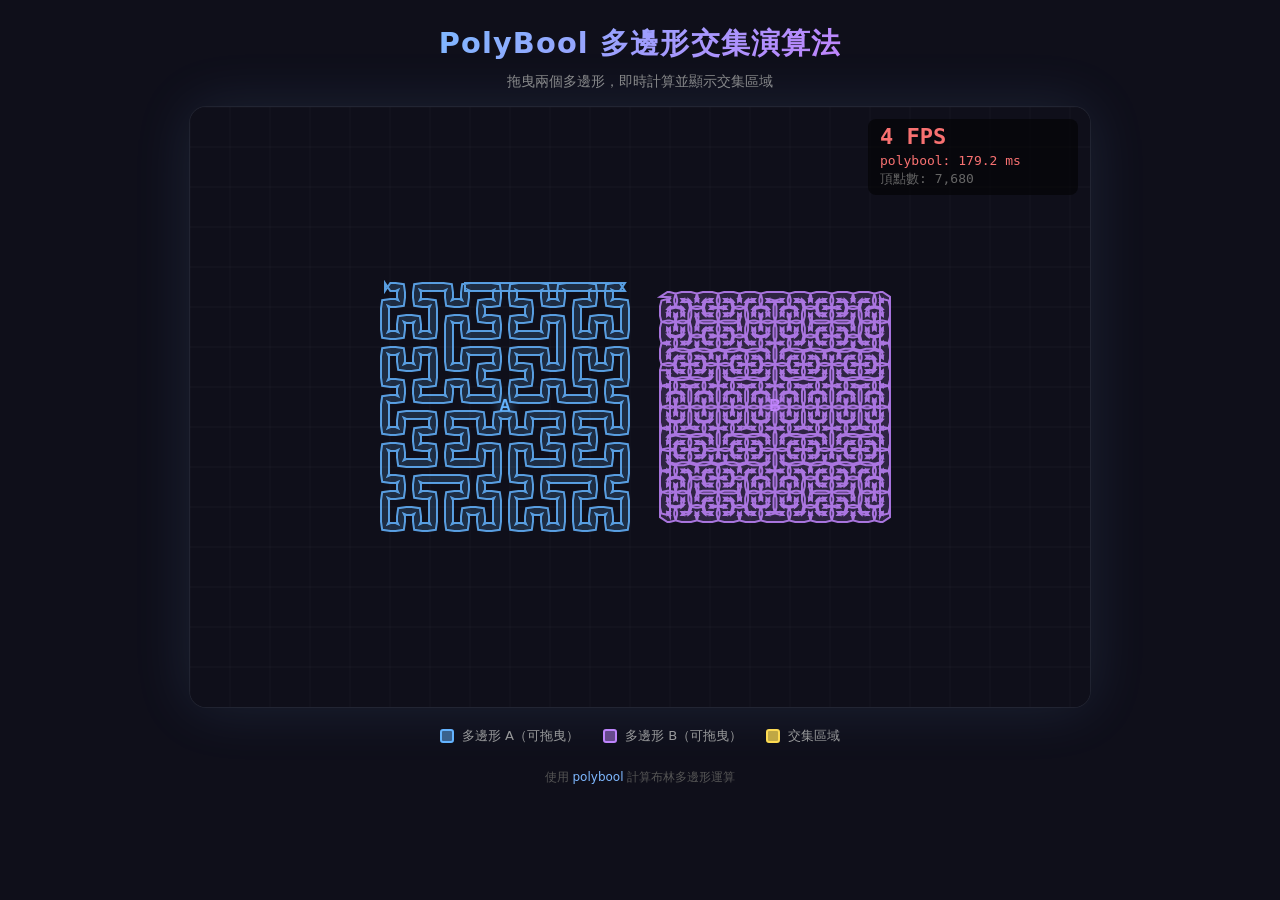
<file: sample-algorithm/index.html>
<!DOCTYPE html>
<html lang="zh-TW">
<head>
	<meta charset="UTF-8">
	<meta name="viewport" content="width=device-width, initial-scale=1.0">
	<title>PolyBool 演算法展示 — 多邊形交集</title>
	<style>
		* {
			margin: 0;
			padding: 0;
			box-sizing: border-box;
		}

		body {
			background: #0f0f1a;
			color: #e0e0f0;
			font-family: 'Segoe UI', system-ui, sans-serif;
			min-height: 100vh;
			display: flex;
			flex-direction: column;
			align-items: center;
		}

		header {
			padding: 24px 32px 16px;
			text-align: center;
		}

		header h1 {
			font-size: 1.8rem;
			font-weight: 700;
			letter-spacing: 0.04em;
			background: linear-gradient(135deg, #7eb8ff, #c084fc);
			-webkit-background-clip: text;
			-webkit-text-fill-color: transparent;
			background-clip: text;
		}

		header p {
			margin-top: 8px;
			font-size: 0.9rem;
			color: #888;
		}

		.canvas-wrapper {
			position: relative;
			border-radius: 16px;
			overflow: hidden;
			box-shadow: 0 0 60px rgba(126, 184, 255, 0.12), 0 0 0 1px rgba(255,255,255,0.06);
		}

		canvas {
			display: block;
			cursor: default;
		}

		.legend {
			display: flex;
			gap: 24px;
			margin-top: 20px;
			font-size: 0.82rem;
			color: #999;
		}

		.legend-item {
			display: flex;
			align-items: center;
			gap: 8px;
		}

		.legend-dot {
			width: 14px;
			height: 14px;
			border-radius: 3px;
			flex-shrink: 0;
		}

		footer {
			margin-top: 24px;
			padding-bottom: 24px;
			font-size: 0.75rem;
			color: #555;
		}
	</style>
</head>
<body>
	<header>
		<h1>PolyBool 多邊形交集演算法</h1>
		<p>拖曳兩個多邊形，即時計算並顯示交集區域</p>
	</header>

	<div class="canvas-wrapper">
		<canvas id="canvas"></canvas>
	</div>

	<div class="legend">
		<div class="legend-item">
			<div class="legend-dot" style="background: rgba(100, 180, 255, 0.5); border: 2px solid #64b4ff;"></div>
			<span>多邊形 A（可拖曳）</span>
		</div>
		<div class="legend-item">
			<div class="legend-dot" style="background: rgba(192, 132, 252, 0.5); border: 2px solid #c084fc;"></div>
			<span>多邊形 B（可拖曳）</span>
		</div>
		<div class="legend-item">
			<div class="legend-dot" style="background: rgba(255, 220, 80, 0.75); border: 2px solid #ffdc50;"></div>
			<span>交集區域</span>
		</div>
	</div>

	<footer>使用 <a href="https://github.com/velipso/polybool" style="color:#7eb8ff;text-decoration:none;">polybool</a> 計算布林多邊形運算</footer>

	<script src="polybool.js"></script>
	<script>
		// polybool 已由 polybool.js 掛載於 window.polybool

		const canvas = document.getElementById("canvas");
		const ctx = canvas.getContext("2d");

		// 響應式畫布大小
		const W = Math.min(window.innerWidth - 40, 900);
		const H = Math.min(window.innerHeight - 220, 600);
		canvas.width = W;
		canvas.height = H;

		// ---- 複雜度參數（支援小數，整數部分決定 Hilbert order，小數部分線性插值細分） ----
		// 建議範圍：1.0 ~ 6.0，每增加 1.0 頂點數約增加 4 倍
		const COMPLEXITY = 4.5;
		// -------------------------------------------------------

		// ---- Hilbert 曲線點列產生（L-system 展開） ----
		// 回傳 order 階 Hilbert 曲線的格點座標陣列（0~1 正規化）
		function hilbertPoints(order) {
			// 用旋轉法直接計算，不使用 L-system 字串
			const n = 1 << order; // 2^order
			const total = n * n;
			const pts = [];
			for (let i = 0; i < total; i++) {
				let rx, ry, s, t = i;
				let x = 0, y = 0;
				for (s = 1; s < n; s <<= 1) {
					rx = 1 & (t >> 1);
					ry = 1 & (t ^ rx);
					// 旋轉
					if (ry === 0) {
						if (rx === 1) { x = s - 1 - x; y = s - 1 - y; }
						[x, y] = [y, x];
					}
					x += s * rx;
					y += s * ry;
					t >>= 2;
				}
				pts.push([x / (n - 1), y / (n - 1)]);
			}
			return pts;
		}

		// ---- Moore 曲線點列產生（Hilbert 的對稱版，形成封閉迴路）----
		function moorePoints(order) {
			// Moore 曲線 = 四個 Hilbert 曲線拼接，天然封閉
			const n = 1 << order;
			const total = n * n;
			const half = [];
			for (let i = 0; i < total; i++) {
				let rx, ry, s, t = i;
				let x = 0, y = 0;
				for (s = 1; s < n; s <<= 1) {
					rx = 1 & (t >> 1);
					ry = 1 & (t ^ rx);
					if (ry === 0) {
						if (rx === 1) { x = s - 1 - x; y = s - 1 - y; }
						[x, y] = [y, x];
					}
					x += s * rx;
					y += s * ry;
					t >>= 2;
				}
				half.push([x, y]);
			}
			// 拼四象限形成 Moore 曲線
			const pts = [];
			const N = n * 2;
			for (const [x, y] of half) pts.push([x, y]);
			for (const [x, y] of [...half].reverse()) pts.push([n + (n - 1 - x), y]);
			for (const [x, y] of half) pts.push([n + (n - 1 - x), n + (n - 1 - y)]);
			for (const [x, y] of [...half].reverse()) pts.push([x, n + (n - 1 - y)]);
			return pts.map(([x, y]) => [x / (N - 1), y / (N - 1)]);
		}

		// ---- 對路徑做均勻插值，在每段之間插入 extraPerSegment 個額外點 ----
		function subdividePath(path, extraPerSegment) {
			if (extraPerSegment <= 0) return path;
			const result = [];
			const n = path.length;
			for (let i = 0; i < n; i++) {
				const a = path[i];
				const b = path[(i + 1) % n];
				result.push(a);
				for (let k = 1; k <= extraPerSegment; k++) {
					const t = k / (extraPerSegment + 1);
					result.push([a[0] + (b[0] - a[0]) * t, a[1] + (b[1] - a[1]) * t]);
				}
			}
			return result;
		}

		// ---- 將曲線路徑膨脹成有厚度的封閉多邊形 ----
		// 沿每段線段左右各偏移 halfW，形成一條「帶狀」多邊形
		function strokeToPolygon(path, halfW) {
			const n = path.length;
			const left = [];
			const right = [];

			for (let i = 0; i < n; i++) {
				const prev = path[(i - 1 + n) % n];
				const next = path[(i + 1) % n];
				// 用前後點平均方向計算法線
				const dx = next[0] - prev[0];
				const dy = next[1] - prev[1];
				const len = Math.sqrt(dx * dx + dy * dy) || 1;
				const nx = -dy / len;
				const ny =  dx / len;
				left.push([path[i][0] + nx * halfW, path[i][1] + ny * halfW]);
				right.push([path[i][0] - nx * halfW, path[i][1] - ny * halfW]);
			}
			// 左側正向 + 右側反向 = 封閉輪廓
			return [...left, ...[...right].reverse()];
		}

		// ---- 產生多邊形 ----
		// complexity 為浮點數，整數部分 = Hilbert order，小數部分 = 每段插值點數
		// 小數 0.0 → +0 個中間點，0.5 → +1 個，0.9 → +2 個（線性映射）

		function complexityToOrderAndSeg(complexity) {
			const order = Math.max(1, Math.floor(complexity));
			// 小數部分映射到 0~3 個額外中間點
			const frac = complexity - order;
			const extra = Math.round(frac * 3);
			return { order, extra };
		}

		// 多邊形 A：Hilbert 曲線帶狀輪廓
		function makeHilbertPoly(cx, cy, size, complexity, thickness) {
			const { order, extra } = complexityToOrderAndSeg(complexity);
			let curve = hilbertPoints(order);
			if (extra > 0) curve = subdividePath(curve, extra);
			const scaled = curve.map(([x, y]) => [
				(x - 0.5) * size + cx,
				(y - 0.5) * size + cy,
			]);
			return strokeToPolygon(scaled, thickness);
		}

		// 多邊形 B：Moore 曲線帶狀輪廓（天然封閉迴路）
		function makeMoorePoly(cx, cy, size, complexity, thickness) {
			const { order, extra } = complexityToOrderAndSeg(complexity);
			let curve = moorePoints(order);
			if (extra > 0) curve = subdividePath(curve, extra);
			const scaled = curve.map(([x, y]) => [
				(x - 0.5) * size + cx,
				(y - 0.5) * size + cy,
			]);
			return strokeToPolygon(scaled, thickness);
		}

		const polyAVerts = makeHilbertPoly(0, 0, 240, COMPLEXITY, 4);
		const polyBVerts = makeMoorePoly(0, 0, 220, COMPLEXITY, 5);

		// 轉換多邊形到 polybool regions 格式
		function vertsToRegion(pts) {
			return pts.map((v) => [v[0], v[1]]);
		}

		// 多邊形狀態
		const stateA = {
			cx: W * 0.35,
			cy: H * 0.5,
			pts: polyAVerts,
			color: "#64b4ff",
			fillColor: "rgba(100, 180, 255, 0.18)",
			strokeColor: "rgba(100, 180, 255, 0.85)",
			label: "A",
		};

		const stateB = {
			cx: W * 0.65,
			cy: H * 0.5,
			pts: polyBVerts,
			color: "#c084fc",
			fillColor: "rgba(192, 132, 252, 0.18)",
			strokeColor: "rgba(192, 132, 252, 0.85)",
			label: "B",
		};

		// 拖曳狀態
		let dragging = null;
		let dragOffX = 0, dragOffY = 0;

		// 取得多邊形世界座標點
		function getWorldVerts(state) {
			return state.pts.map(([x, y]) => [x + state.cx, y + state.cy]);
		}

		// 計算兩多邊形交集
		function computeIntersection() {
			const vertsA = getWorldVerts(stateA);
			const vertsB = getWorldVerts(stateB);

			const polyA = { regions: [vertsToRegion(vertsA)], inverted: false };
			const polyB = { regions: [vertsToRegion(vertsB)], inverted: false };

			try {
				return polybool.intersect(polyA, polyB);
			} catch (e) {
				return null;
			}
		}

		// 畫多邊形（填滿 + 邊框）
		function drawPoly(pts, fillStyle, strokeStyle, lineWidth = 2) {
			if (pts.length < 2) return;
			ctx.beginPath();
			ctx.moveTo(pts[0][0], pts[0][1]);
			for (let i = 1; i < pts.length; i++) {
				ctx.lineTo(pts[i][0], pts[i][1]);
			}
			ctx.closePath();
			ctx.fillStyle = fillStyle;
			ctx.fill();
			ctx.strokeStyle = strokeStyle;
			ctx.lineWidth = lineWidth;
			ctx.stroke();
		}

		// 畫 polybool 結果（regions）
		function drawPolyBoolResult(result, fillStyle, strokeStyle) {
			if (!result || !result.regions || result.regions.length === 0) return;
			ctx.beginPath();
			for (const region of result.regions) {
				if (region.length < 2) continue;
				ctx.moveTo(region[0][0], region[0][1]);
				for (let i = 1; i < region.length; i++) {
					ctx.lineTo(region[i][0], region[i][1]);
				}
				ctx.closePath();
			}
			ctx.fillStyle = fillStyle;
			ctx.fill("evenodd");
			ctx.strokeStyle = strokeStyle;
			ctx.lineWidth = 2.5;
			ctx.stroke();
		}

		// 背景格線
		function drawGrid() {
			ctx.strokeStyle = "rgba(255,255,255,0.03)";
			ctx.lineWidth = 1;
			const step = 40;
			for (let x = 0; x < W; x += step) {
				ctx.beginPath();
				ctx.moveTo(x, 0);
				ctx.lineTo(x, H);
				ctx.stroke();
			}
			for (let y = 0; y < H; y += step) {
				ctx.beginPath();
				ctx.moveTo(0, y);
				ctx.lineTo(W, y);
				ctx.stroke();
			}
		}

		// 畫標籤
		function drawLabel(state) {
			ctx.save();
			ctx.font = "bold 16px 'Segoe UI', sans-serif";
			ctx.fillStyle = state.color;
			ctx.shadowColor = state.color;
			ctx.shadowBlur = 12;
			ctx.textAlign = "center";
			ctx.textBaseline = "middle";
			ctx.fillText(state.label, state.cx, state.cy);
			ctx.restore();
		}

		// FPS 與效能計量
		let lastFrameTime = performance.now();
		let fps = 0;
		let calcMs = 0;

		// 畫 FPS 面板
		function drawStats() {
			const pad = 12;
			const panelW = 210;
			const panelH = 76;
			const x = W - panelW - pad;
			const y = pad;

			// 背景
			ctx.fillStyle = "rgba(0, 0, 0, 0.55)";
			ctx.beginPath();
			ctx.roundRect(x, y, panelW, panelH, 8);
			ctx.fill();

			// FPS — 顏色依高低變化
			const fpsColor = fps >= 50 ? "#4ade80" : fps >= 25 ? "#facc15" : "#f87171";
			ctx.font = "bold 22px 'Segoe UI', monospace";
			ctx.fillStyle = fpsColor;
			ctx.textAlign = "left";
			ctx.textBaseline = "top";
			ctx.fillText(`${fps.toFixed(0)} FPS`, x + 12, y + 8);

			// 計算耗時
			const msColor = calcMs < 16 ? "#94a3b8" : calcMs < 50 ? "#facc15" : "#f87171";
			ctx.font = "13px 'Segoe UI', monospace";
			ctx.fillStyle = msColor;
			ctx.fillText(`polybool: ${calcMs.toFixed(1)} ms`, x + 12, y + 36);

			// 頂點數
			ctx.fillStyle = "#666";
			const totalPts = polyAVerts.length + polyBVerts.length;
			ctx.fillText(`頂點數: ${totalPts.toLocaleString()}`, x + 12, y + 54);
		}

		// 主繪圖函式
		function draw(now) {
			// 計算 FPS
			const delta = now - lastFrameTime;
			lastFrameTime = now;
			fps = 1000 / delta;

			ctx.clearRect(0, 0, W, H);

			// 背景
			ctx.fillStyle = "#0f0f1a";
			ctx.fillRect(0, 0, W, H);

			drawGrid();

			const vertsA = getWorldVerts(stateA);
			const vertsB = getWorldVerts(stateB);

			// 畫多邊形 A
			drawPoly(vertsA, stateA.fillColor, stateA.strokeColor, 2);

			// 畫多邊形 B
			drawPoly(vertsB, stateB.fillColor, stateB.strokeColor, 2);

			// 計算並畫交集（計時）
			const t0 = performance.now();
			const intersection = computeIntersection();
			calcMs = performance.now() - t0;

			if (intersection && intersection.regions.length > 0) {
				// 交集光暈效果
				ctx.save();
				ctx.shadowColor = "rgba(255, 220, 80, 0.6)";
				ctx.shadowBlur = 20;
				drawPolyBoolResult(
					intersection,
					"rgba(255, 220, 80, 0.55)",
					"rgba(255, 200, 40, 0.9)"
				);
				ctx.restore();
			}

			// 標籤
			drawLabel(stateA);
			drawLabel(stateB);

			// FPS 面板（最後畫，疊在最上層）
			drawStats();

			requestAnimationFrame(draw);
		}

		// 判斷點是否在多邊形內（射線法）
		function pointInPolygon(px, py, pts) {
			let inside = false;
			for (let i = 0, j = pts.length - 1; i < pts.length; j = i++) {
				const xi = pts[i][0], yi = pts[i][1];
				const xj = pts[j][0], yj = pts[j][1];
				const intersect =
					yi > py !== yj > py &&
					px < ((xj - xi) * (py - yi)) / (yj - yi) + xi;
				if (intersect) inside = !inside;
			}
			return inside;
		}

		// 計算點到多邊形中心距離
		function distToCenter(px, py, state) {
			const dx = px - state.cx;
			const dy = py - state.cy;
			return Math.sqrt(dx * dx + dy * dy);
		}

		// 事件：開始拖曳
		function onPointerDown(e) {
			const rect = canvas.getBoundingClientRect();
			const px = e.clientX - rect.left;
			const py = e.clientY - rect.top;

			const vertsA = getWorldVerts(stateA);
			const vertsB = getWorldVerts(stateB);

			const inA = pointInPolygon(px, py, vertsA);
			const inB = pointInPolygon(px, py, vertsB);

			if (inA && inB) {
				// 在兩者交叉處，選最近中心的
				const dA = distToCenter(px, py, stateA);
				const dB = distToCenter(px, py, stateB);
				dragging = dA < dB ? stateA : stateB;
			} else if (inA) {
				dragging = stateA;
			} else if (inB) {
				dragging = stateB;
			} else {
				// 沒在內部，抓最近的中心（半徑 160 內）
				const dA = distToCenter(px, py, stateA);
				const dB = distToCenter(px, py, stateB);
				if (dA < 160 && dA < dB) dragging = stateA;
				else if (dB < 160) dragging = stateB;
			}

			if (dragging) {
				dragOffX = px - dragging.cx;
				dragOffY = py - dragging.cy;
				canvas.style.cursor = "grabbing";
				e.preventDefault();
			}
		}

		function onPointerMove(e) {
			if (!dragging) return;
			const rect = canvas.getBoundingClientRect();
			dragging.cx = e.clientX - rect.left - dragOffX;
			dragging.cy = e.clientY - rect.top - dragOffY;
			// 拖曳位置更新後由 rAF loop 自動重繪
		}

		function onPointerUp() {
			dragging = null;
			canvas.style.cursor = "default";
		}

		// 滑鼠懸停時改變指標
		canvas.addEventListener("mousemove", (e) => {
			if (dragging) {
				onPointerMove(e);
				return;
			}
			const rect = canvas.getBoundingClientRect();
			const px = e.clientX - rect.left;
			const py = e.clientY - rect.top;
			const vertsA = getWorldVerts(stateA);
			const vertsB = getWorldVerts(stateB);
			const inA = pointInPolygon(px, py, vertsA);
			const inB = pointInPolygon(px, py, vertsB);
			const dA = distToCenter(px, py, stateA);
			const dB = distToCenter(px, py, stateB);
			if (inA || inB || dA < 160 || dB < 160) {
				canvas.style.cursor = "grab";
			} else {
				canvas.style.cursor = "default";
			}
		});

		canvas.addEventListener("mousedown", onPointerDown);
		canvas.addEventListener("mouseup", onPointerUp);
		canvas.addEventListener("mouseleave", onPointerUp);

		// 觸控支援
		canvas.addEventListener("touchstart", (e) => {
			const touch = e.touches[0];
			onPointerDown({ clientX: touch.clientX, clientY: touch.clientY, preventDefault: () => e.preventDefault() });
		}, { passive: false });

		canvas.addEventListener("touchmove", (e) => {
			const touch = e.touches[0];
			onPointerMove({ clientX: touch.clientX, clientY: touch.clientY });
			e.preventDefault();
		}, { passive: false });

		canvas.addEventListener("touchend", onPointerUp);

		// 啟動繪圖迴圈
		requestAnimationFrame(draw);
	</script>
</body>
</html>
</file>
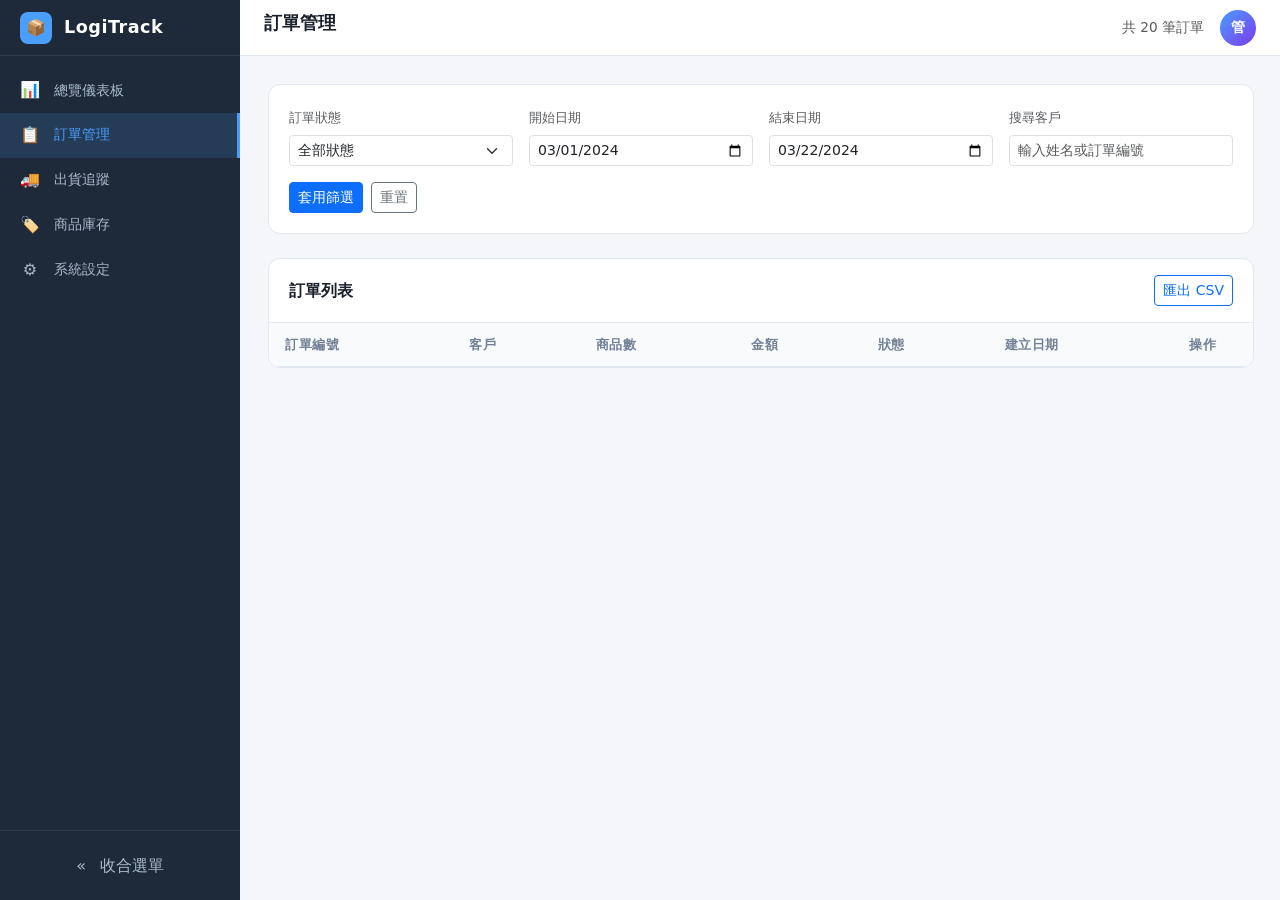
<file: sample-ui/orders.html>
<!DOCTYPE html>
<html lang="zh-TW">
<head>
	<meta charset="UTF-8">
	<meta name="viewport" content="width=device-width, initial-scale=1.0">
	<title>LogiTrack - 訂單管理</title>
	<link rel="stylesheet" href="https://cdn.jsdelivr.net/npm/bootstrap@5.3.3/dist/css/bootstrap.min.css">
	<link rel="stylesheet" href="css/app.css">
	<link rel="stylesheet" href="https://cdn.jsdelivr.net/npm/@fortawesome/fontawesome-free@6.5.2/css/all.min.css">
</head>
<body>

<div class="app-layout">

	<!-- 側邊欄 -->
	<aside class="sidebar" id="sidebar">
		<div class="sidebar-brand">
			<div class="sidebar-brand-icon">📦</div>
			<span class="sidebar-brand-name">LogiTrack</span>
		</div>
		<ul class="sidebar-nav">
			<li class="sidebar-nav-item">
				<a href="index.html" class="sidebar-nav-link">
					<span class="nav-icon">📊</span>
					<span class="nav-label">總覽儀表板</span>
				</a>
				<span class="nav-tooltip">總覽儀表板</span>
			</li>
			<li class="sidebar-nav-item">
				<a href="orders.html" class="sidebar-nav-link active">
					<span class="nav-icon">📋</span>
					<span class="nav-label">訂單管理</span>
				</a>
				<span class="nav-tooltip">訂單管理</span>
			</li>
			<li class="sidebar-nav-item">
				<a href="shipments.html" class="sidebar-nav-link">
					<span class="nav-icon">🚚</span>
					<span class="nav-label">出貨追蹤</span>
				</a>
				<span class="nav-tooltip">出貨追蹤</span>
			</li>
			<li class="sidebar-nav-item">
				<a href="products.html" class="sidebar-nav-link">
					<span class="nav-icon">🏷️</span>
					<span class="nav-label">商品庫存</span>
				</a>
				<span class="nav-tooltip">商品庫存</span>
			</li>
			<li class="sidebar-nav-item">
				<a href="settings.html" class="sidebar-nav-link">
					<span class="nav-icon">⚙️</span>
					<span class="nav-label">系統設定</span>
				</a>
				<span class="nav-tooltip">系統設定</span>
			</li>
		</ul>
		<div class="sidebar-footer">
			<button class="sidebar-toggle-btn" id="sidebarToggle">
				<span class="nav-icon toggle-icon">«</span>
				<span class="nav-label toggle-label">收合選單</span>
			</button>
		</div>
	</aside>

	<!-- 頂部導覽列 -->
	<header class="topbar" id="topbar">
		<h1 class="topbar-title">訂單管理</h1>
		<span class="text-muted" style="font-size:0.85rem;">共 20 筆訂單</span>
		<div class="topbar-avatar" title="管理員">管</div>
	</header>

	<!-- 主內容 -->
	<main class="main-content" id="mainContent">

		<div class="content-card mb-4">
			<div class="content-card-body">
				<div class="row g-3 filter-toolbar">
					<div class="col-md-3">
						<label class="form-label text-muted" style="font-size:0.8rem;">訂單狀態</label>
						<select class="form-select form-select-sm" id="filterStatus">
							<option value="">全部狀態</option>
							<option value="pending">待處理</option>
							<option value="processing">處理中</option>
							<option value="shipped">已出貨</option>
							<option value="delivered">已送達</option>
							<option value="cancelled">已取消</option>
						</select>
					</div>
					<div class="col-md-3">
						<label class="form-label text-muted" style="font-size:0.8rem;">開始日期</label>
						<input type="date" class="form-control form-control-sm" id="filterDateFrom" value="2024-03-01">
					</div>
					<div class="col-md-3">
						<label class="form-label text-muted" style="font-size:0.8rem;">結束日期</label>
						<input type="date" class="form-control form-control-sm" id="filterDateTo" value="2024-03-22">
					</div>
					<div class="col-md-3">
						<label class="form-label text-muted" style="font-size:0.8rem;">搜尋客戶</label>
						<input type="text" class="form-control form-control-sm" id="filterKeyword" placeholder="輸入姓名或訂單編號">
					</div>
					<div class="col-12 d-flex gap-2">
						<button class="btn btn-primary btn-sm" id="btnFilter">套用篩選</button>
						<button class="btn btn-outline-secondary btn-sm" id="btnReset">重置</button>
						<span class="text-muted align-self-center ms-2" style="font-size:0.85rem;" id="filterResultCount"></span>
					</div>
				</div>
			</div>
		</div>

		<div class="content-card">
			<div class="content-card-header">
				<h2 class="content-card-title">訂單列表</h2>
				<button class="btn btn-sm btn-outline-primary">匯出 CSV</button>
			</div>
			<div class="table-responsive">
				<table class="table orders-table mb-0" id="ordersTable">
					<thead>
						<tr>
							<th>訂單編號</th>
							<th>客戶</th>
							<th>商品數</th>
							<th>金額</th>
							<th>狀態</th>
							<th>建立日期</th>
							<th style="width:80px;">操作</th>
						</tr>
					</thead>
					<tbody></tbody>
				</table>
			</div>
		</div>

	</main>
</div>

<!-- 訂單詳情 Modal -->
<div class="modal fade" id="orderDetailModal" tabindex="-1">
	<div class="modal-dialog modal-lg">
		<div class="modal-content">
			<div class="modal-header">
				<h5 class="modal-title" id="modalOrderId">訂單詳情</h5>
				<button type="button" class="btn-close" data-bs-dismiss="modal"></button>
			</div>
			<div class="modal-body" id="modalOrderBody"></div>
			<div class="modal-footer">
				<button type="button" class="btn btn-secondary" data-bs-dismiss="modal">關閉</button>
				<button type="button" class="btn btn-primary">儲存變更</button>
			</div>
		</div>
	</div>
</div>

<button class="back-to-top" id="backToTop" title="返回最上方"><i class="fa-solid fa-circle-arrow-up"></i></button>

<script src="https://cdn.jsdelivr.net/npm/bootstrap@5.3.3/dist/js/bootstrap.bundle.min.js"></script>
<script src="js/data.js"></script>
<script src="js/sidebar.js"></script>
<script src="js/orders.js"></script>
</body>
</html>
</file>
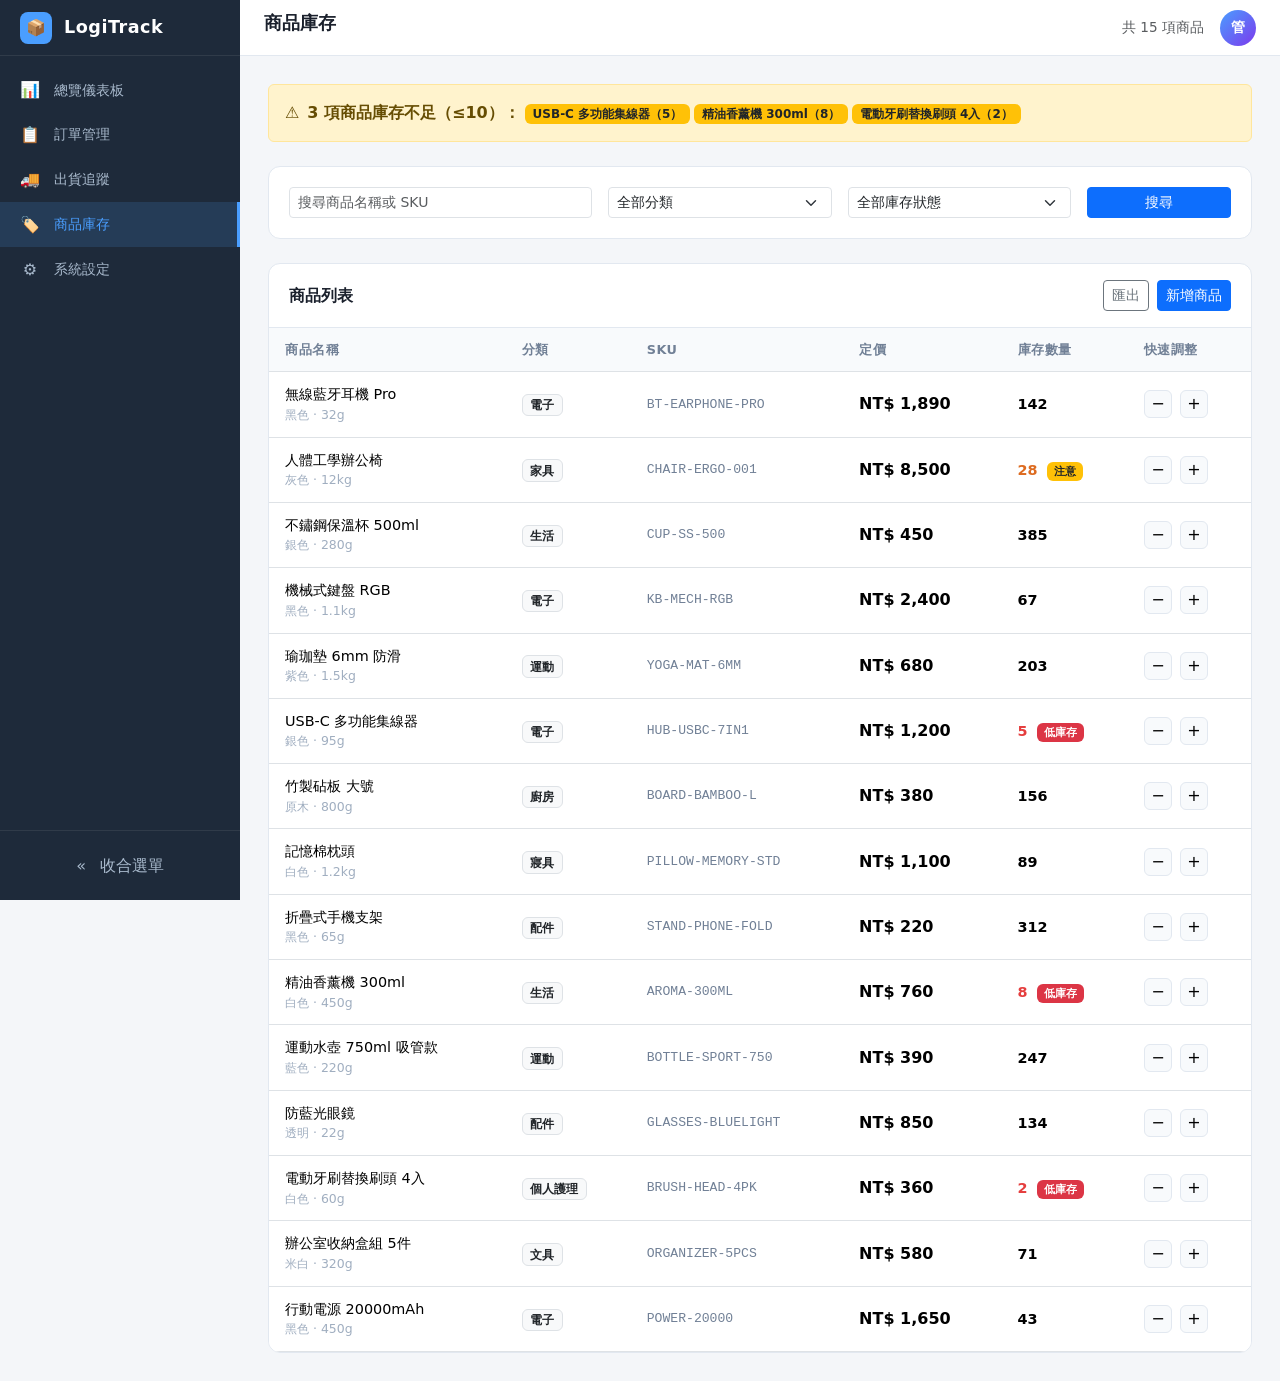
<file: sample-ui/products.html>
<!DOCTYPE html>
<html lang="zh-TW">
<head>
	<meta charset="UTF-8">
	<meta name="viewport" content="width=device-width, initial-scale=1.0">
	<title>LogiTrack - 商品庫存</title>
	<link rel="stylesheet" href="https://cdn.jsdelivr.net/npm/bootstrap@5.3.3/dist/css/bootstrap.min.css">
	<link rel="stylesheet" href="css/app.css">
	<link rel="stylesheet" href="https://cdn.jsdelivr.net/npm/@fortawesome/fontawesome-free@6.5.2/css/all.min.css">
</head>
<body>

<div class="app-layout">

	<!-- 側邊欄 -->
	<aside class="sidebar" id="sidebar">
		<div class="sidebar-brand">
			<div class="sidebar-brand-icon">📦</div>
			<span class="sidebar-brand-name">LogiTrack</span>
		</div>
		<ul class="sidebar-nav">
			<li class="sidebar-nav-item">
				<a href="index.html" class="sidebar-nav-link">
					<span class="nav-icon">📊</span>
					<span class="nav-label">總覽儀表板</span>
				</a>
				<span class="nav-tooltip">總覽儀表板</span>
			</li>
			<li class="sidebar-nav-item">
				<a href="orders.html" class="sidebar-nav-link">
					<span class="nav-icon">📋</span>
					<span class="nav-label">訂單管理</span>
				</a>
				<span class="nav-tooltip">訂單管理</span>
			</li>
			<li class="sidebar-nav-item">
				<a href="shipments.html" class="sidebar-nav-link">
					<span class="nav-icon">🚚</span>
					<span class="nav-label">出貨追蹤</span>
				</a>
				<span class="nav-tooltip">出貨追蹤</span>
			</li>
			<li class="sidebar-nav-item">
				<a href="products.html" class="sidebar-nav-link active">
					<span class="nav-icon">🏷️</span>
					<span class="nav-label">商品庫存</span>
				</a>
				<span class="nav-tooltip">商品庫存</span>
			</li>
			<li class="sidebar-nav-item">
				<a href="settings.html" class="sidebar-nav-link">
					<span class="nav-icon">⚙️</span>
					<span class="nav-label">系統設定</span>
				</a>
				<span class="nav-tooltip">系統設定</span>
			</li>
		</ul>
		<div class="sidebar-footer">
			<button class="sidebar-toggle-btn" id="sidebarToggle">
				<span class="nav-icon toggle-icon">«</span>
				<span class="nav-label toggle-label">收合選單</span>
			</button>
		</div>
	</aside>

	<!-- 頂部導覽列 -->
	<header class="topbar" id="topbar">
		<h1 class="topbar-title">商品庫存</h1>
		<span class="text-muted" style="font-size:0.85rem;">共 15 項商品</span>
		<div class="topbar-avatar" title="管理員">管</div>
	</header>

	<!-- 主內容 -->
	<main class="main-content" id="mainContent">

		<!-- 庫存警示列 -->
		<div class="alert alert-warning d-flex align-items-center mb-4" role="alert" id="lowStockAlert">
			<span class="me-2">⚠️</span>
			<div id="lowStockMsg"></div>
		</div>

		<!-- 篩選列 -->
		<div class="content-card mb-4">
			<div class="content-card-body">
				<div class="row g-3">
					<div class="col-md-4">
						<input type="text" class="form-control form-control-sm" id="productSearch" placeholder="搜尋商品名稱或 SKU">
					</div>
					<div class="col-md-3">
						<select class="form-select form-select-sm" id="categoryFilter">
							<option value="">全部分類</option>
							<option value="電子">電子</option>
							<option value="家具">家具</option>
							<option value="生活">生活</option>
							<option value="運動">運動</option>
							<option value="廚房">廚房</option>
							<option value="寢具">寢具</option>
							<option value="配件">配件</option>
							<option value="個人護理">個人護理</option>
							<option value="文具">文具</option>
						</select>
					</div>
					<div class="col-md-3">
						<select class="form-select form-select-sm" id="stockFilter">
							<option value="">全部庫存狀態</option>
							<option value="low">低庫存（≤10）</option>
							<option value="normal">正常庫存</option>
						</select>
					</div>
					<div class="col-md-2">
						<button class="btn btn-sm btn-primary w-100" id="btnProductSearch">搜尋</button>
					</div>
				</div>
			</div>
		</div>

		<!-- 商品表格 -->
		<div class="content-card">
			<div class="content-card-header">
				<h2 class="content-card-title">商品列表</h2>
				<div class="d-flex gap-2">
					<button class="btn btn-sm btn-outline-secondary">匯出</button>
					<button class="btn btn-sm btn-primary">新增商品</button>
				</div>
			</div>
			<div class="table-responsive">
				<table class="table mb-0" id="productsTable">
					<thead>
						<tr>
							<th style="background:#f8fafc;font-size:0.8rem;font-weight:600;text-transform:uppercase;letter-spacing:0.5px;color:#718096;padding:0.75rem 1rem;">商品名稱</th>
							<th style="background:#f8fafc;font-size:0.8rem;font-weight:600;text-transform:uppercase;letter-spacing:0.5px;color:#718096;padding:0.75rem 1rem;">分類</th>
							<th style="background:#f8fafc;font-size:0.8rem;font-weight:600;text-transform:uppercase;letter-spacing:0.5px;color:#718096;padding:0.75rem 1rem;">SKU</th>
							<th style="background:#f8fafc;font-size:0.8rem;font-weight:600;text-transform:uppercase;letter-spacing:0.5px;color:#718096;padding:0.75rem 1rem;">定價</th>
							<th style="background:#f8fafc;font-size:0.8rem;font-weight:600;text-transform:uppercase;letter-spacing:0.5px;color:#718096;padding:0.75rem 1rem;">庫存數量</th>
							<th style="background:#f8fafc;font-size:0.8rem;font-weight:600;text-transform:uppercase;letter-spacing:0.5px;color:#718096;padding:0.75rem 1rem;">快速調整</th>
						</tr>
					</thead>
					<tbody></tbody>
				</table>
			</div>
		</div>

	</main>
</div>

<button class="back-to-top" id="backToTop" title="返回最上方"><i class="fa-solid fa-circle-arrow-up"></i></button>

<script src="https://cdn.jsdelivr.net/npm/bootstrap@5.3.3/dist/js/bootstrap.bundle.min.js"></script>
<script src="js/data.js"></script>
<script src="js/sidebar.js"></script>
<script src="js/products.js"></script>
</body>
</html>
</file>
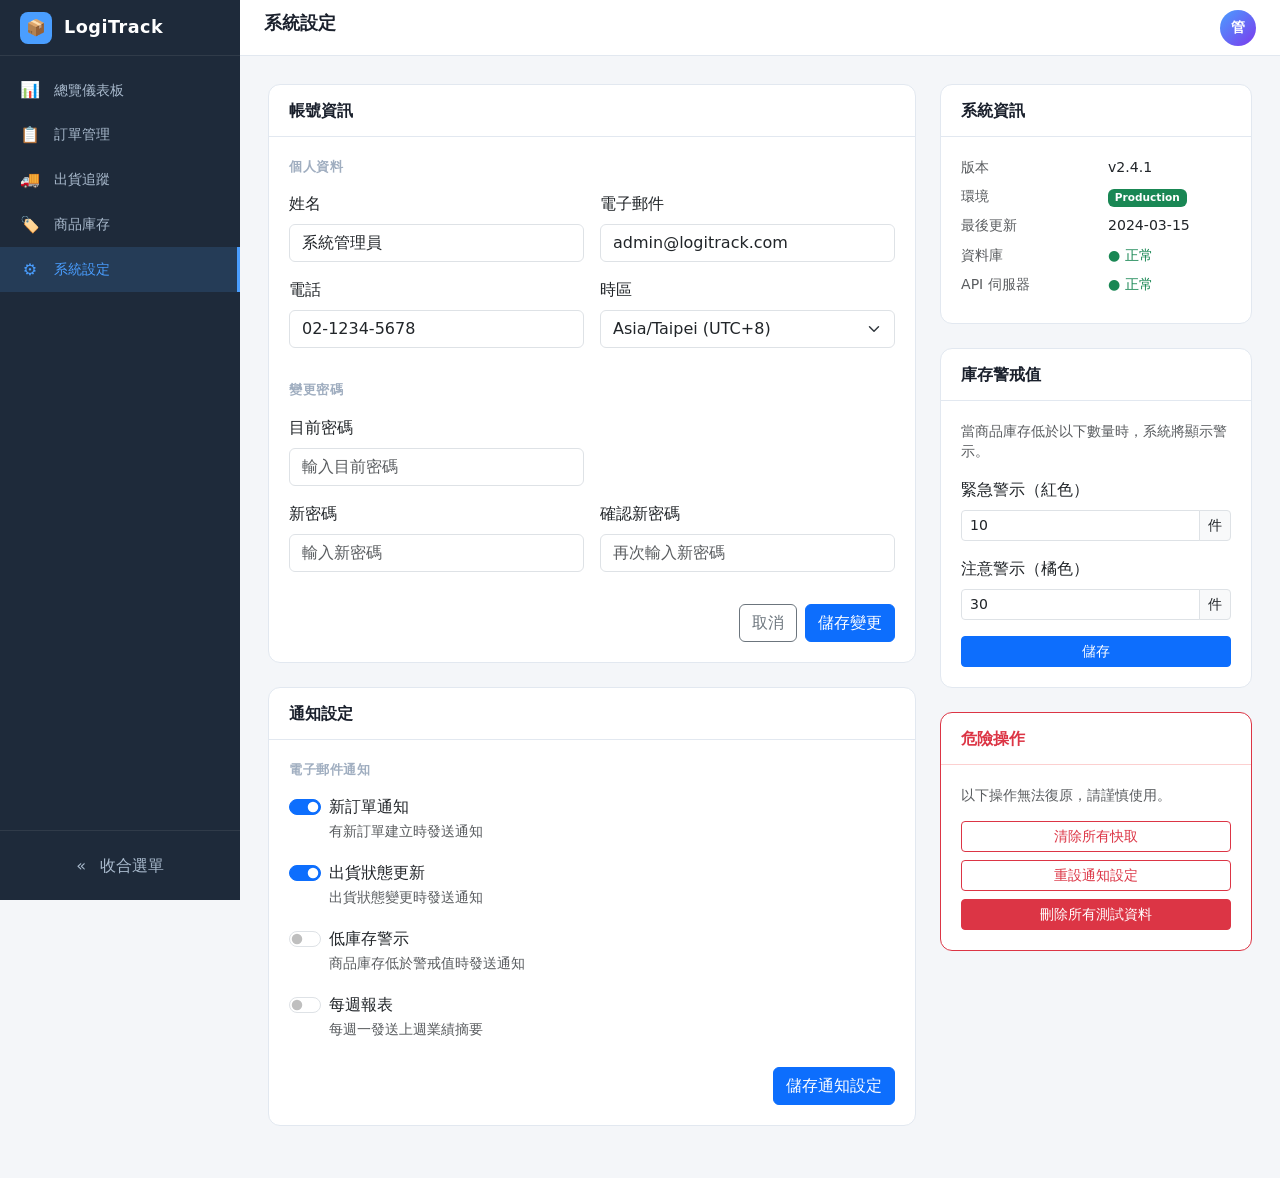
<file: sample-ui/settings.html>
<!DOCTYPE html>
<html lang="zh-TW">
<head>
	<meta charset="UTF-8">
	<meta name="viewport" content="width=device-width, initial-scale=1.0">
	<title>LogiTrack - 系統設定</title>
	<link rel="stylesheet" href="https://cdn.jsdelivr.net/npm/bootstrap@5.3.3/dist/css/bootstrap.min.css">
	<link rel="stylesheet" href="css/app.css">
	<link rel="stylesheet" href="https://cdn.jsdelivr.net/npm/@fortawesome/fontawesome-free@6.5.2/css/all.min.css">
</head>
<body>

<div class="app-layout">

	<!-- 側邊欄 -->
	<aside class="sidebar" id="sidebar">
		<div class="sidebar-brand">
			<div class="sidebar-brand-icon">📦</div>
			<span class="sidebar-brand-name">LogiTrack</span>
		</div>
		<ul class="sidebar-nav">
			<li class="sidebar-nav-item">
				<a href="index.html" class="sidebar-nav-link">
					<span class="nav-icon">📊</span>
					<span class="nav-label">總覽儀表板</span>
				</a>
				<span class="nav-tooltip">總覽儀表板</span>
			</li>
			<li class="sidebar-nav-item">
				<a href="orders.html" class="sidebar-nav-link">
					<span class="nav-icon">📋</span>
					<span class="nav-label">訂單管理</span>
				</a>
				<span class="nav-tooltip">訂單管理</span>
			</li>
			<li class="sidebar-nav-item">
				<a href="shipments.html" class="sidebar-nav-link">
					<span class="nav-icon">🚚</span>
					<span class="nav-label">出貨追蹤</span>
				</a>
				<span class="nav-tooltip">出貨追蹤</span>
			</li>
			<li class="sidebar-nav-item">
				<a href="products.html" class="sidebar-nav-link">
					<span class="nav-icon">🏷️</span>
					<span class="nav-label">商品庫存</span>
				</a>
				<span class="nav-tooltip">商品庫存</span>
			</li>
			<li class="sidebar-nav-item">
				<a href="settings.html" class="sidebar-nav-link active">
					<span class="nav-icon">⚙️</span>
					<span class="nav-label">系統設定</span>
				</a>
				<span class="nav-tooltip">系統設定</span>
			</li>
		</ul>
		<div class="sidebar-footer">
			<button class="sidebar-toggle-btn" id="sidebarToggle">
				<span class="nav-icon toggle-icon">«</span>
				<span class="nav-label toggle-label">收合選單</span>
			</button>
		</div>
	</aside>

	<!-- 頂部導覽列 -->
	<header class="topbar" id="topbar">
		<h1 class="topbar-title">系統設定</h1>
		<div class="topbar-avatar" title="管理員">管</div>
	</header>

	<!-- 主內容 -->
	<main class="main-content" id="mainContent">

		<div class="row g-4">
			<!-- 左欄 -->
			<div class="col-lg-8">

				<!-- 帳號資訊 -->
				<div class="content-card mb-4">
					<div class="content-card-header">
						<h2 class="content-card-title">帳號資訊</h2>
					</div>
					<div class="content-card-body">
						<div class="settings-section">
							<div class="settings-section-title">個人資料</div>
							<div class="row g-3">
								<div class="col-md-6">
									<label class="form-label">姓名</label>
									<input type="text" class="form-control" value="系統管理員">
								</div>
								<div class="col-md-6">
									<label class="form-label">電子郵件</label>
									<input type="email" class="form-control" value="admin@logitrack.com">
								</div>
								<div class="col-md-6">
									<label class="form-label">電話</label>
									<input type="tel" class="form-control" value="02-1234-5678">
								</div>
								<div class="col-md-6">
									<label class="form-label">時區</label>
									<select class="form-select">
										<option selected>Asia/Taipei (UTC+8)</option>
										<option>Asia/Tokyo (UTC+9)</option>
										<option>UTC (UTC+0)</option>
									</select>
								</div>
							</div>
						</div>

						<div class="settings-section">
							<div class="settings-section-title">變更密碼</div>
							<div class="row g-3">
								<div class="col-md-6">
									<label class="form-label">目前密碼</label>
									<input type="password" class="form-control" placeholder="輸入目前密碼">
								</div>
								<div class="col-md-6"></div>
								<div class="col-md-6">
									<label class="form-label">新密碼</label>
									<input type="password" class="form-control" placeholder="輸入新密碼">
								</div>
								<div class="col-md-6">
									<label class="form-label">確認新密碼</label>
									<input type="password" class="form-control" placeholder="再次輸入新密碼">
								</div>
							</div>
						</div>

						<div class="d-flex gap-2 justify-content-end">
							<button class="btn btn-outline-secondary">取消</button>
							<button class="btn btn-primary">儲存變更</button>
						</div>
					</div>
				</div>

				<!-- 通知設定 -->
				<div class="content-card mb-4">
					<div class="content-card-header">
						<h2 class="content-card-title">通知設定</h2>
					</div>
					<div class="content-card-body">
						<div class="settings-section-title">電子郵件通知</div>
						<div class="d-flex flex-column gap-3 mb-4">
							<div class="form-check form-switch">
								<input class="form-check-input" type="checkbox" id="notifNewOrder" checked>
								<label class="form-check-label" for="notifNewOrder">
									<span class="d-block" style="font-weight:500;">新訂單通知</span>
									<span class="text-muted" style="font-size:0.85rem;">有新訂單建立時發送通知</span>
								</label>
							</div>
							<div class="form-check form-switch">
								<input class="form-check-input" type="checkbox" id="notifShipment" checked>
								<label class="form-check-label" for="notifShipment">
									<span class="d-block" style="font-weight:500;">出貨狀態更新</span>
									<span class="text-muted" style="font-size:0.85rem;">出貨狀態變更時發送通知</span>
								</label>
							</div>
							<div class="form-check form-switch">
								<input class="form-check-input" type="checkbox" id="notifLowStock">
								<label class="form-check-label" for="notifLowStock">
									<span class="d-block" style="font-weight:500;">低庫存警示</span>
									<span class="text-muted" style="font-size:0.85rem;">商品庫存低於警戒值時發送通知</span>
								</label>
							</div>
							<div class="form-check form-switch">
								<input class="form-check-input" type="checkbox" id="notifReport">
								<label class="form-check-label" for="notifReport">
									<span class="d-block" style="font-weight:500;">每週報表</span>
									<span class="text-muted" style="font-size:0.85rem;">每週一發送上週業績摘要</span>
								</label>
							</div>
						</div>
						<div class="d-flex justify-content-end">
							<button class="btn btn-primary">儲存通知設定</button>
						</div>
					</div>
				</div>

			</div>

			<!-- 右欄 -->
			<div class="col-lg-4">

				<!-- 系統資訊 -->
				<div class="content-card mb-4">
					<div class="content-card-header">
						<h2 class="content-card-title">系統資訊</h2>
					</div>
					<div class="content-card-body">
						<dl class="row mb-0" style="font-size:0.88rem;">
							<dt class="col-6 text-muted fw-normal">版本</dt>
							<dd class="col-6">v2.4.1</dd>
							<dt class="col-6 text-muted fw-normal">環境</dt>
							<dd class="col-6"><span class="badge bg-success">Production</span></dd>
							<dt class="col-6 text-muted fw-normal">最後更新</dt>
							<dd class="col-6">2024-03-15</dd>
							<dt class="col-6 text-muted fw-normal">資料庫</dt>
							<dd class="col-6 text-success">● 正常</dd>
							<dt class="col-6 text-muted fw-normal">API 伺服器</dt>
							<dd class="col-6 text-success">● 正常</dd>
						</dl>
					</div>
				</div>

				<!-- 庫存警戒設定 -->
				<div class="content-card mb-4">
					<div class="content-card-header">
						<h2 class="content-card-title">庫存警戒值</h2>
					</div>
					<div class="content-card-body">
						<p class="text-muted" style="font-size:0.85rem;">當商品庫存低於以下數量時，系統將顯示警示。</p>
						<div class="mb-3">
							<label class="form-label">緊急警示（紅色）</label>
							<div class="input-group input-group-sm">
								<input type="number" class="form-control" value="10">
								<span class="input-group-text">件</span>
							</div>
						</div>
						<div class="mb-3">
							<label class="form-label">注意警示（橘色）</label>
							<div class="input-group input-group-sm">
								<input type="number" class="form-control" value="30">
								<span class="input-group-text">件</span>
							</div>
						</div>
						<button class="btn btn-sm btn-primary w-100">儲存</button>
					</div>
				</div>

				<!-- 危險操作 -->
				<div class="content-card border-danger">
					<div class="content-card-header" style="border-color:#fcd0d0;">
						<h2 class="content-card-title text-danger">危險操作</h2>
					</div>
					<div class="content-card-body">
						<p class="text-muted" style="font-size:0.85rem;">以下操作無法復原，請謹慎使用。</p>
						<div class="d-flex flex-column gap-2">
							<button class="btn btn-sm btn-outline-danger">清除所有快取</button>
							<button class="btn btn-sm btn-outline-danger">重設通知設定</button>
							<button class="btn btn-sm btn-danger">刪除所有測試資料</button>
						</div>
					</div>
				</div>

			</div>
		</div>

	</main>
</div>

<button class="back-to-top" id="backToTop" title="返回最上方"><i class="fa-solid fa-circle-arrow-up"></i></button>

<script src="https://cdn.jsdelivr.net/npm/bootstrap@5.3.3/dist/js/bootstrap.bundle.min.js"></script>
<script src="js/data.js"></script>
<script src="js/sidebar.js"></script>
</body>
</html>
</file>
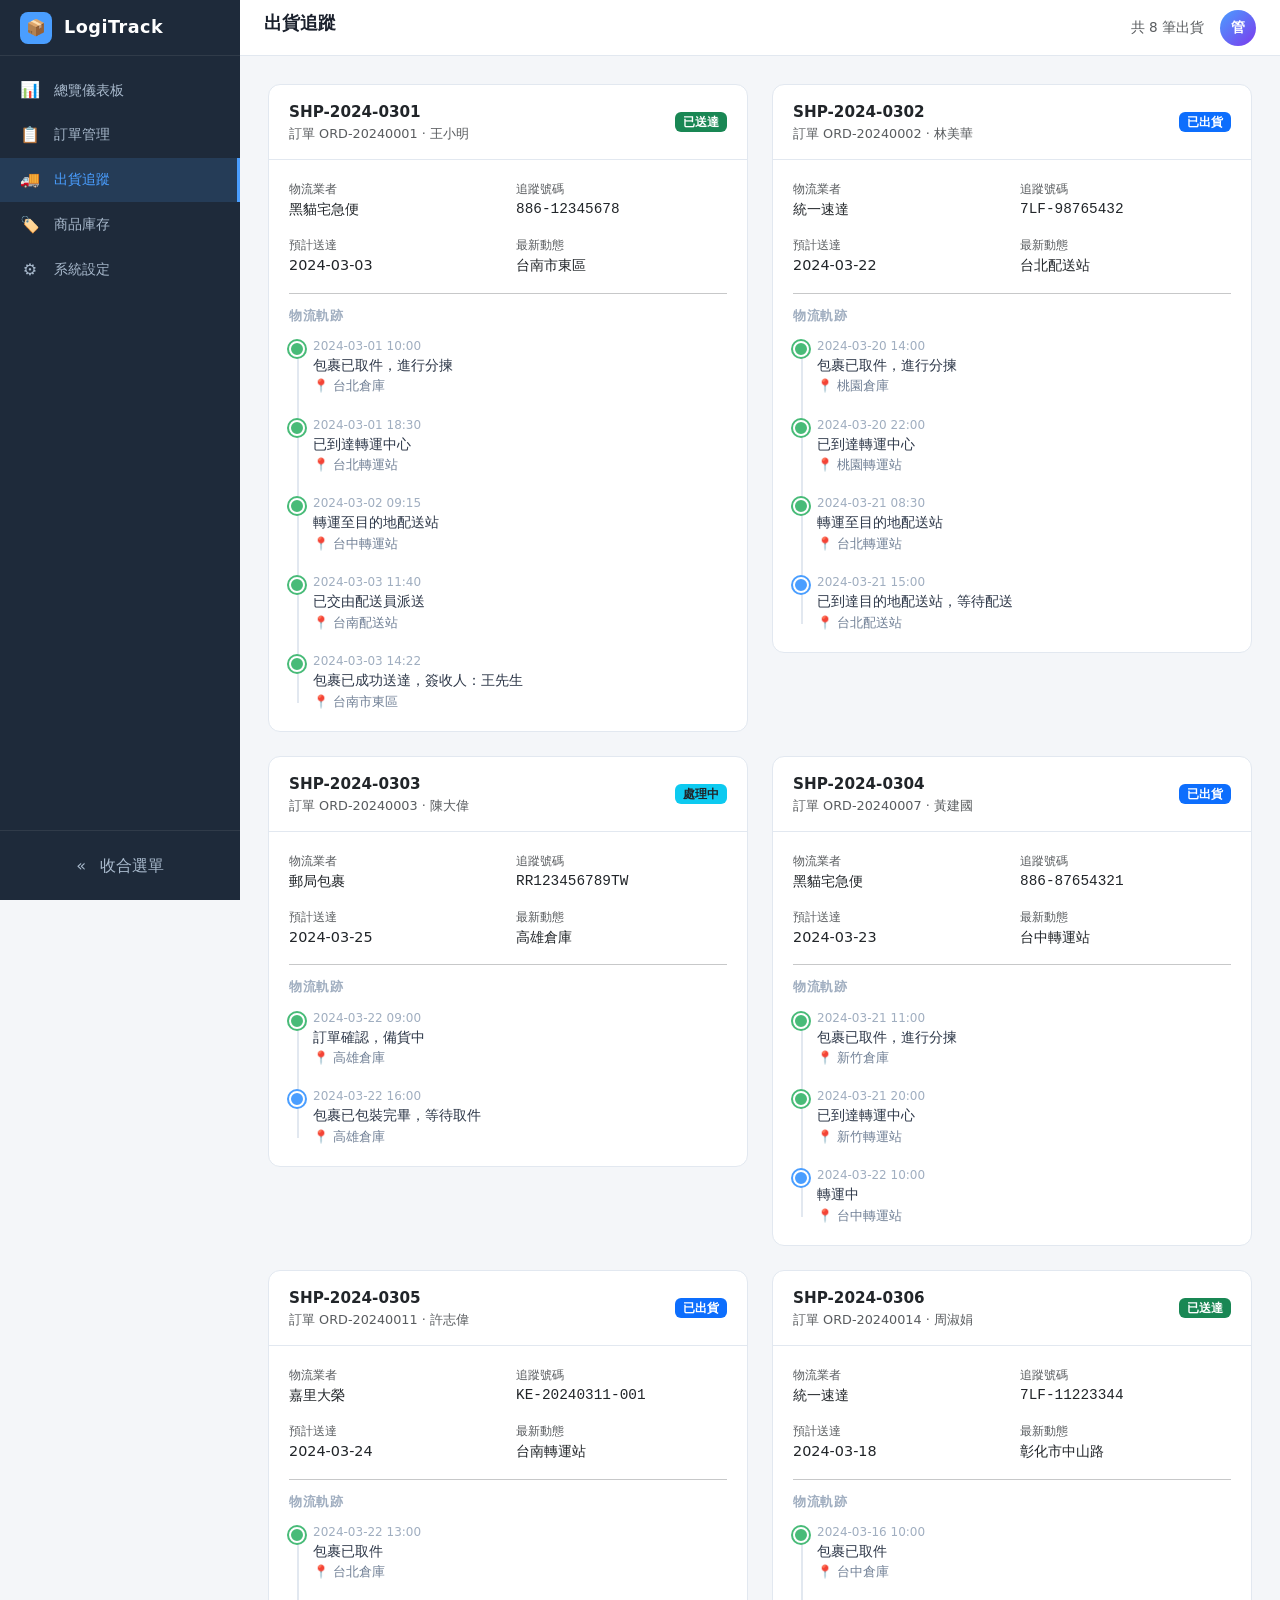
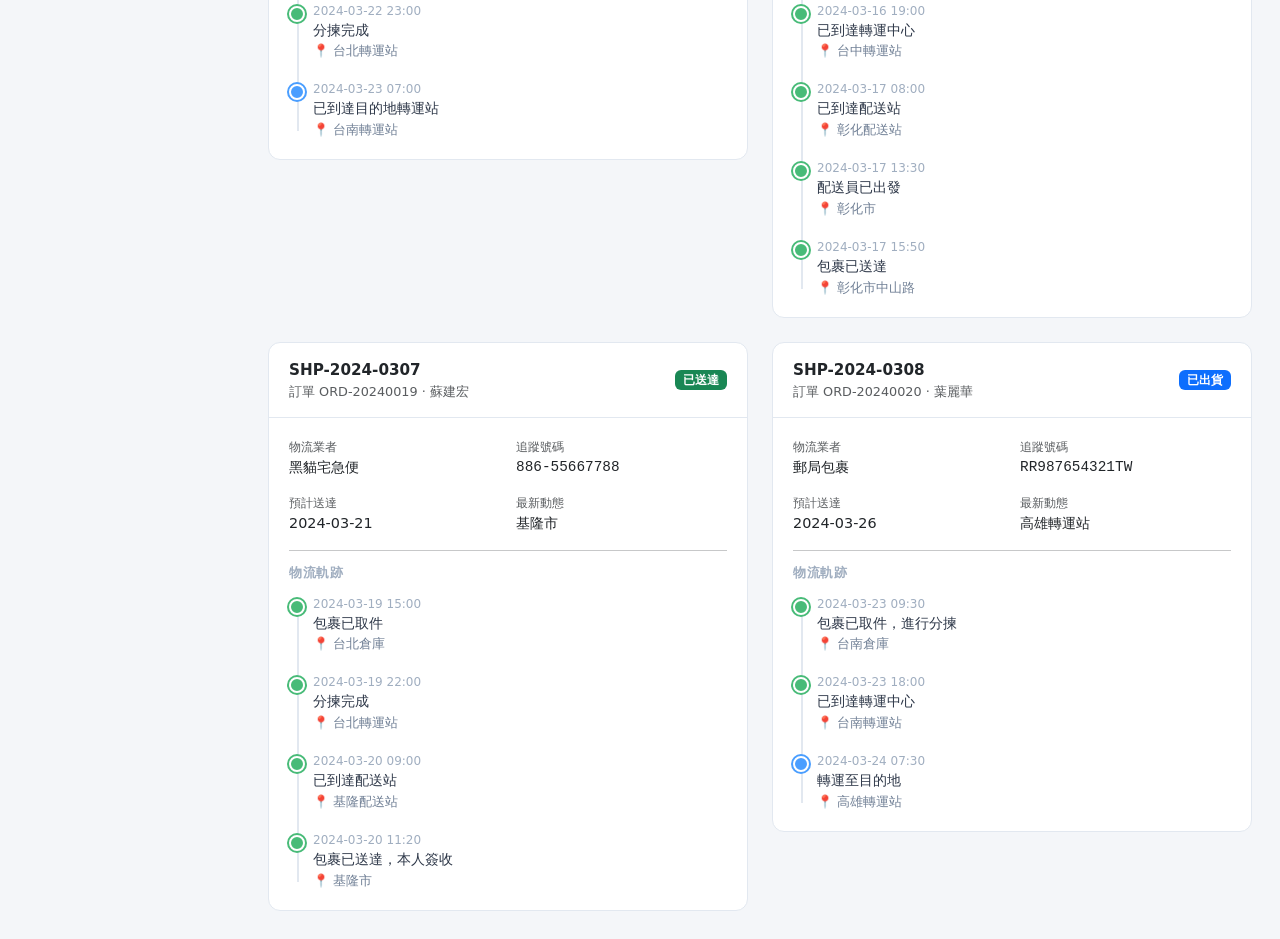
<file: sample-ui/shipments.html>
<!DOCTYPE html>
<html lang="zh-TW">
<head>
	<meta charset="UTF-8">
	<meta name="viewport" content="width=device-width, initial-scale=1.0">
	<title>LogiTrack - 出貨追蹤</title>
	<link rel="stylesheet" href="https://cdn.jsdelivr.net/npm/bootstrap@5.3.3/dist/css/bootstrap.min.css">
	<link rel="stylesheet" href="css/app.css">
	<link rel="stylesheet" href="https://cdn.jsdelivr.net/npm/@fortawesome/fontawesome-free@6.5.2/css/all.min.css">
</head>
<body>

<div class="app-layout">

	<!-- 側邊欄 -->
	<aside class="sidebar" id="sidebar">
		<div class="sidebar-brand">
			<div class="sidebar-brand-icon">📦</div>
			<span class="sidebar-brand-name">LogiTrack</span>
		</div>
		<ul class="sidebar-nav">
			<li class="sidebar-nav-item">
				<a href="index.html" class="sidebar-nav-link">
					<span class="nav-icon">📊</span>
					<span class="nav-label">總覽儀表板</span>
				</a>
				<span class="nav-tooltip">總覽儀表板</span>
			</li>
			<li class="sidebar-nav-item">
				<a href="orders.html" class="sidebar-nav-link">
					<span class="nav-icon">📋</span>
					<span class="nav-label">訂單管理</span>
				</a>
				<span class="nav-tooltip">訂單管理</span>
			</li>
			<li class="sidebar-nav-item">
				<a href="shipments.html" class="sidebar-nav-link active">
					<span class="nav-icon">🚚</span>
					<span class="nav-label">出貨追蹤</span>
				</a>
				<span class="nav-tooltip">出貨追蹤</span>
			</li>
			<li class="sidebar-nav-item">
				<a href="products.html" class="sidebar-nav-link">
					<span class="nav-icon">🏷️</span>
					<span class="nav-label">商品庫存</span>
				</a>
				<span class="nav-tooltip">商品庫存</span>
			</li>
			<li class="sidebar-nav-item">
				<a href="settings.html" class="sidebar-nav-link">
					<span class="nav-icon">⚙️</span>
					<span class="nav-label">系統設定</span>
				</a>
				<span class="nav-tooltip">系統設定</span>
			</li>
		</ul>
		<div class="sidebar-footer">
			<button class="sidebar-toggle-btn" id="sidebarToggle">
				<span class="nav-icon toggle-icon">«</span>
				<span class="nav-label toggle-label">收合選單</span>
			</button>
		</div>
	</aside>

	<!-- 頂部導覽列 -->
	<header class="topbar" id="topbar">
		<h1 class="topbar-title">出貨追蹤</h1>
		<span class="text-muted" style="font-size:0.85rem;">共 8 筆出貨</span>
		<div class="topbar-avatar" title="管理員">管</div>
	</header>

	<!-- 主內容 -->
	<main class="main-content" id="mainContent">

		<div class="row g-4" id="shipmentCards"></div>

	</main>
</div>

<button class="back-to-top" id="backToTop" title="返回最上方"><i class="fa-solid fa-circle-arrow-up"></i></button>

<script src="https://cdn.jsdelivr.net/npm/bootstrap@5.3.3/dist/js/bootstrap.bundle.min.js"></script>
<script src="js/data.js"></script>
<script src="js/sidebar.js"></script>
<script src="js/shipments.js"></script>
</body>
</html>
</file>
<file: sample-ui/css/app.css>
/* LogiTrack 全域自訂樣式 */

:root {
	--sidebar-width-expanded: 240px;
	--sidebar-width-collapsed: 64px;
	--topbar-height: 56px;
	--sidebar-bg: #1e2a3a;
	--sidebar-text: #a8b9cc;
	--sidebar-active: #4a9eff;
	--sidebar-hover-bg: #2a3a4e;
}

/* ===== 版型 ===== */

body {
	background-color: #f4f6f9;
	font-family: "Segoe UI", system-ui, sans-serif;
}

.app-layout {
	display: flex;
	min-height: 100vh;
	width: 100vw;
}

/* ===== Topbar ===== */

.topbar {
	position: fixed;
	top: 0;
	left: var(--sidebar-width-expanded);
	right: 0;
	height: var(--topbar-height);
	background: #fff;
	border-bottom: 1px solid #e2e8f0;
	display: flex;
	align-items: center;
	padding: 0 1.5rem;
	gap: 1rem;
	z-index: 100;
	transition: left 0.3s ease;
}

.topbar.sidebar-collapsed {
	left: var(--sidebar-width-collapsed);
}

.topbar-title {
	font-size: 1.1rem;
	font-weight: 600;
	color: #1a202c;
	flex: 1;
}

.topbar-avatar {
	width: 36px;
	height: 36px;
	border-radius: 50%;
	background: linear-gradient(135deg, #4a9eff, #7c3aed);
	display: flex;
	align-items: center;
	justify-content: center;
	color: #fff;
	font-weight: 600;
	font-size: 0.85rem;
	cursor: pointer;
}

/* ===== Sidebar ===== */

.sidebar {
	width: var(--sidebar-width-expanded);
	min-height: 100vh;
	background: var(--sidebar-bg);
	display: flex;
	flex-direction: column;
	position: fixed;
	top: 0;
	left: 0;
	bottom: 0;
	z-index: 200;
	transition: width 0.3s ease;
	overflow: hidden;
}

.sidebar.collapsed {
	width: var(--sidebar-width-collapsed);
}

.sidebar-brand {
	height: var(--topbar-height);
	display: flex;
	align-items: center;
	padding: 0 1.25rem;
	border-bottom: 1px solid rgba(255, 255, 255, 0.08);
	gap: 0.75rem;
	white-space: nowrap;
}

.sidebar-brand-icon {
	width: 32px;
	height: 32px;
	border-radius: 8px;
	background: var(--sidebar-active);
	display: flex;
	align-items: center;
	justify-content: center;
	flex-shrink: 0;
	font-size: 1rem;
}

.sidebar-brand-name {
	font-size: 1.1rem;
	font-weight: 700;
	color: #fff;
	letter-spacing: 0.5px;
}

.sidebar-nav {
	flex: 1;
	padding: 0.75rem 0;
	list-style: none;
	margin: 0;
}

.sidebar-nav-item {
	position: relative;
}

.sidebar-nav-link {
	display: flex;
	align-items: center;
	padding: 0.65rem 1.25rem;
	color: var(--sidebar-text);
	text-decoration: none;
	gap: 0.85rem;
	white-space: nowrap;
	border-radius: 0;
	transition: background 0.15s, color 0.15s;
}

.sidebar-nav-link:hover {
	background: var(--sidebar-hover-bg);
	color: #fff;
}

.sidebar-nav-link.active {
	background: rgba(74, 158, 255, 0.15);
	color: var(--sidebar-active);
	border-right: 3px solid var(--sidebar-active);
}

.sidebar-nav-link .nav-icon {
	width: 20px;
	text-align: center;
	font-size: 1rem;
	flex-shrink: 0;
}

.sidebar-nav-link .nav-label {
	font-size: 0.9rem;
}

.sidebar.collapsed .nav-label,
.sidebar.collapsed .sidebar-brand-name,
.sidebar.collapsed .toggle-label {
	display: none;
}

/* Tooltip（側邊欄收合時顯示）*/
.sidebar-nav-item .nav-tooltip {
	position: absolute;
	left: 56px;
	top: 50%;
	transform: translateY(-50%);
	background: #1a202c;
	color: #fff;
	font-size: 0.8rem;
	padding: 0.3rem 0.65rem;
	border-radius: 4px;
	white-space: nowrap;
	pointer-events: none;
	opacity: 0;
	transition: opacity 0.15s;
	z-index: 500;
}

.sidebar-nav-item .nav-tooltip::before {
	content: "";
	position: absolute;
	right: 100%;
	top: 50%;
	transform: translateY(-50%);
	border: 5px solid transparent;
	border-right-color: #1a202c;
}

.sidebar.collapsed .sidebar-nav-item:hover .nav-tooltip {
	opacity: 1;
}

.sidebar-footer {
	padding: 0.75rem 0;
	border-top: 1px solid rgba(255, 255, 255, 0.08);
}

.sidebar-toggle-btn {
	display: flex;
	align-items: center;
	justify-content: center;
	width: 100%;
	padding: 0.65rem 1.25rem;
	background: none;
	border: none;
	color: var(--sidebar-text);
	cursor: pointer;
	gap: 0.85rem;
	white-space: nowrap;
	transition: background 0.15s, color 0.15s;
}

.sidebar-toggle-btn:hover {
	background: var(--sidebar-hover-bg);
	color: #fff;
}

/* ===== 主內容區 ===== */

.main-content {
	margin-left: var(--sidebar-width-expanded);
	margin-top: var(--topbar-height);
	flex: 1;
	padding: 1.75rem;
	transition: margin-left 0.3s ease;
}

.main-content > .row {
	background-color: #f4f6f9;
	position: relative;
}

.main-content.sidebar-collapsed {
	margin-left: var(--sidebar-width-collapsed);
}

/* ===== 統計卡片 ===== */

.stat-card {
	background: #fff;
	border-radius: 12px;
	padding: 1.25rem 1.5rem;
	border: 1px solid #e2e8f0;
	transition: transform 0.2s ease, box-shadow 0.2s ease;
	cursor: default;
}

.stat-card:hover {
	transform: translateY(-4px);
	box-shadow: 0 8px 28px rgba(0, 0, 0, 0.14);
}

.stat-card-icon {
	width: 48px;
	height: 48px;
	border-radius: 10px;
	display: flex;
	align-items: center;
	justify-content: center;
	font-size: 1.4rem;
	margin-bottom: 1rem;
}

.stat-card-value {
	font-size: 1.9rem;
	font-weight: 700;
	color: #1a202c;
	line-height: 1;
	margin-bottom: 0.3rem;
}

.stat-card-label {
	font-size: 0.85rem;
	color: #718096;
}

.stat-card-change {
	font-size: 0.8rem;
	margin-top: 0.5rem;
}

/* ===== 通用卡片 ===== */

.content-card {
	background: #fff;
	border-radius: 12px;
	border: 1px solid #e2e8f0;
	overflow: hidden;
}

.content-card-header {
	padding: 1rem 1.25rem;
	border-bottom: 1px solid #e2e8f0;
	display: flex;
	align-items: center;
	justify-content: space-between;
}

.content-card-title {
	font-size: 1rem;
	font-weight: 600;
	color: #1a202c;
	margin: 0;
}

.content-card-body {
	padding: 1.25rem;
}

/* ===== 折線圖（Canvas）===== */

.chart-canvas {
	width: 100%;
	height: 200px;
	display: block;
}

/* ===== 訂單表格 ===== */

.orders-table {
	margin: 0;
	width: 100%;
	overflow: hidden;
}

.orders-table thead th {
	background: #f8fafc;
	font-size: 0.8rem;
	font-weight: 600;
	text-transform: uppercase;
	letter-spacing: 0.5px;
	color: #718096;
	border-bottom: 1px solid #e2e8f0;
	padding: 0.75rem 1rem;
	white-space: nowrap;
}

.orders-table tbody td {
	padding: 0.75rem 1rem;
	vertical-align: middle;
	border-bottom: 1px solid #f0f4f8;
	font-size: 0.9rem;
}

.orders-table tbody tr {
	position: relative;
	transition: transform 0.1s ease, background 0.1s ease;
}

.orders-table tbody tr:hover {
	background: #f8fafc;
	transform: translateX(2px);
}

.orders-table .order-id {
	font-family: monospace;
	font-size: 0.85rem;
	color: #4a9eff;
	font-weight: 600;
}

.orders-table .order-amount {
	font-weight: 600;
	color: #1a202c;
}

/* ===== 篩選工具列 ===== */

.filter-toolbar {
	min-width: 960px;
}

/* ===== 出貨時間軸 ===== */

.timeline {
	position: relative;
	padding-left: 1.5rem;
}

.timeline::before {
	content: "";
	position: absolute;
	left: 8px;
	top: 8px;
	bottom: 8px;
	width: 2px;
	background: #e2e8f0;
}

.timeline-item {
	position: relative;
	margin-bottom: 1.25rem;
}

.timeline-item:last-child {
	margin-bottom: 0;
}

.timeline-dot {
	position: absolute;
	left: -1.5rem;
	top: 4px;
	width: 16px;
	height: 16px;
	border-radius: 50%;
	background: #cbd5e0;
	border: 2px solid #fff;
	box-shadow: 0 0 0 2px #cbd5e0;
}

.timeline-item.completed .timeline-dot {
	background: #48bb78;
	box-shadow: 0 0 0 2px #48bb78;
}

.timeline-item.active .timeline-dot {
	background: #4a9eff;
	box-shadow: 0 0 0 2px #4a9eff;
}

.timeline-time {
	font-size: 0.75rem;
	color: #a0aec0;
}

.timeline-desc {
	font-size: 0.9rem;
	color: #2d3748;
}

.timeline-location {
	font-size: 0.8rem;
	color: #718096;
}

/* ===== 商品庫存表格 ===== */

.stock-control {
	display: flex;
	align-items: center;
	gap: 0.5rem;
}

.stock-control .btn-stock {
	width: 28px;
	height: 28px;
	border-radius: 6px;
	border: 1px solid #e2e8f0;
	background: #f8fafc;
	display: flex;
	align-items: center;
	justify-content: center;
	cursor: pointer;
	font-size: 1rem;
	line-height: 1;
	padding: 0;
	transition: background 0.15s;
}

.stock-control .btn-stock:hover {
	background: #e2e8f0;
}

.stock-value {
	min-width: 40px;
	text-align: center;
	font-weight: 600;
	font-size: 0.9rem;
}

.stock-low {
	color: #e53e3e;
}

.stock-warning {
	color: #dd6b20;
}

/* ===== 設定頁 ===== */

.settings-section {
	margin-bottom: 2rem;
}

.settings-section-title {
	font-size: 0.8rem;
	font-weight: 600;
	text-transform: uppercase;
	letter-spacing: 0.5px;
	color: #a0aec0;
	margin-bottom: 1rem;
}

/* ===== 通知點 ===== */

.notification-dot {
	width: 8px;
	height: 8px;
	border-radius: 50%;
	background: #fc8181;
	display: inline-block;
}

/* ===== 返回最上方按鈕 ===== */

.back-to-top {
	position: fixed;
	bottom: 2rem;
	right: 2rem;
	background: none;
	border: none;
	color: #718096;
	display: flex;
	align-items: center;
	justify-content: center;
	cursor: pointer;
	font-size: 3rem;
	opacity: 0;
	pointer-events: none;
	transition: opacity 0.25s ease, border-color 0.15s, color 0.15s;
	z-index: 300;
}

.back-to-top.visible {
	opacity: 1;
	pointer-events: auto;
}

.back-to-top:hover {
	border-color: #4a9eff;
	color: #4a9eff;
}
</file>
